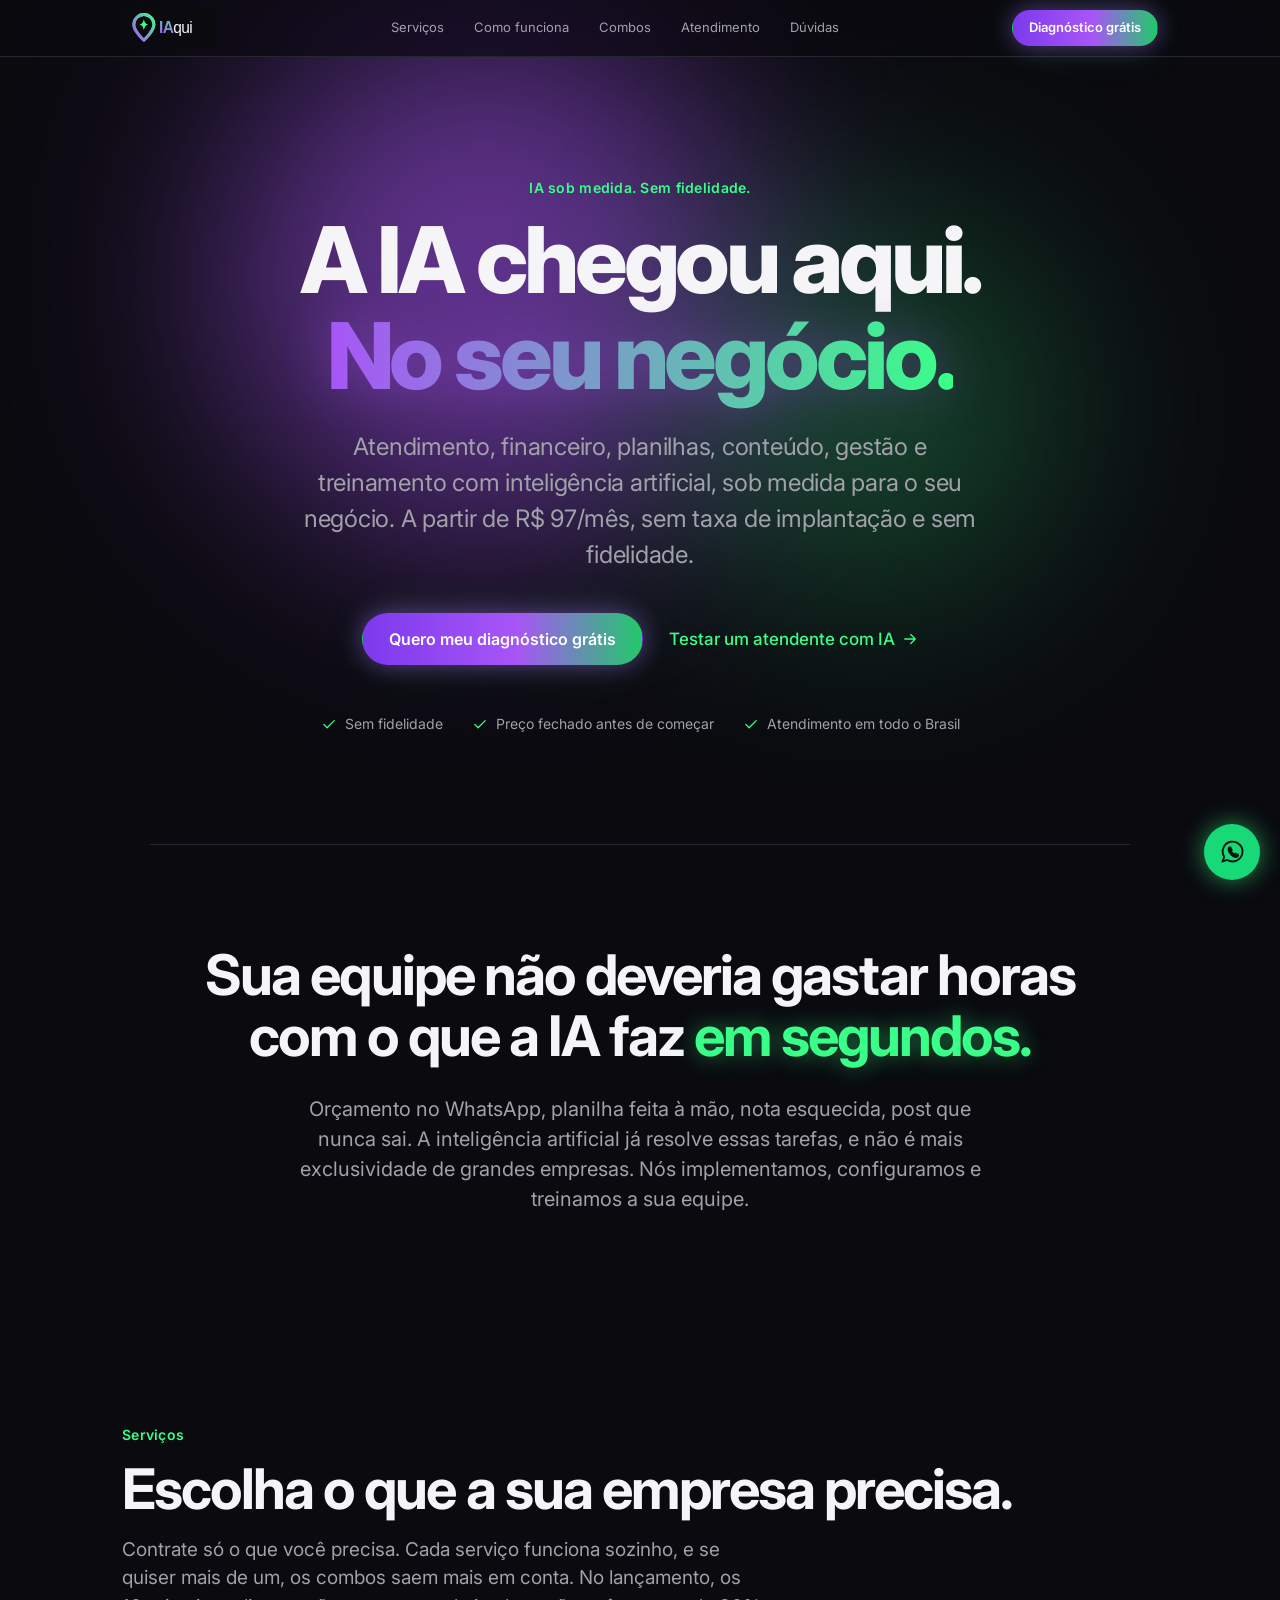
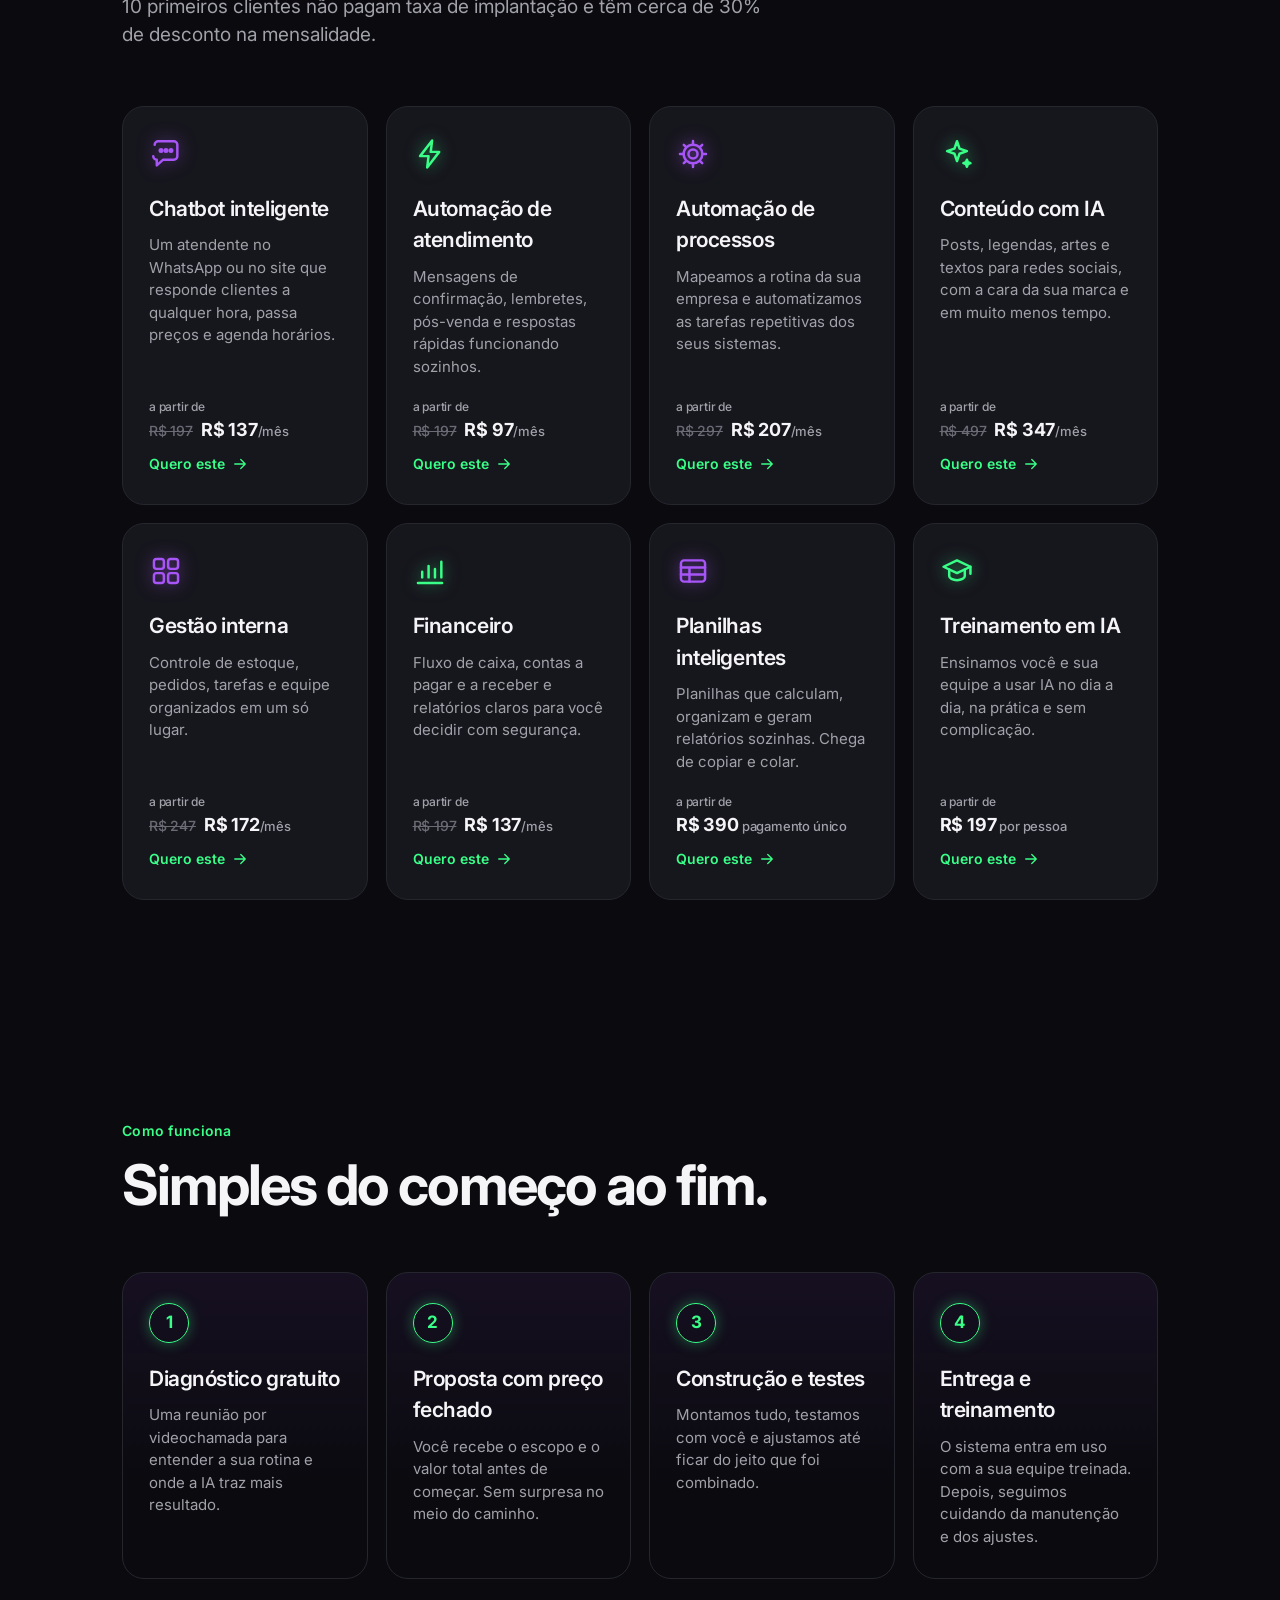
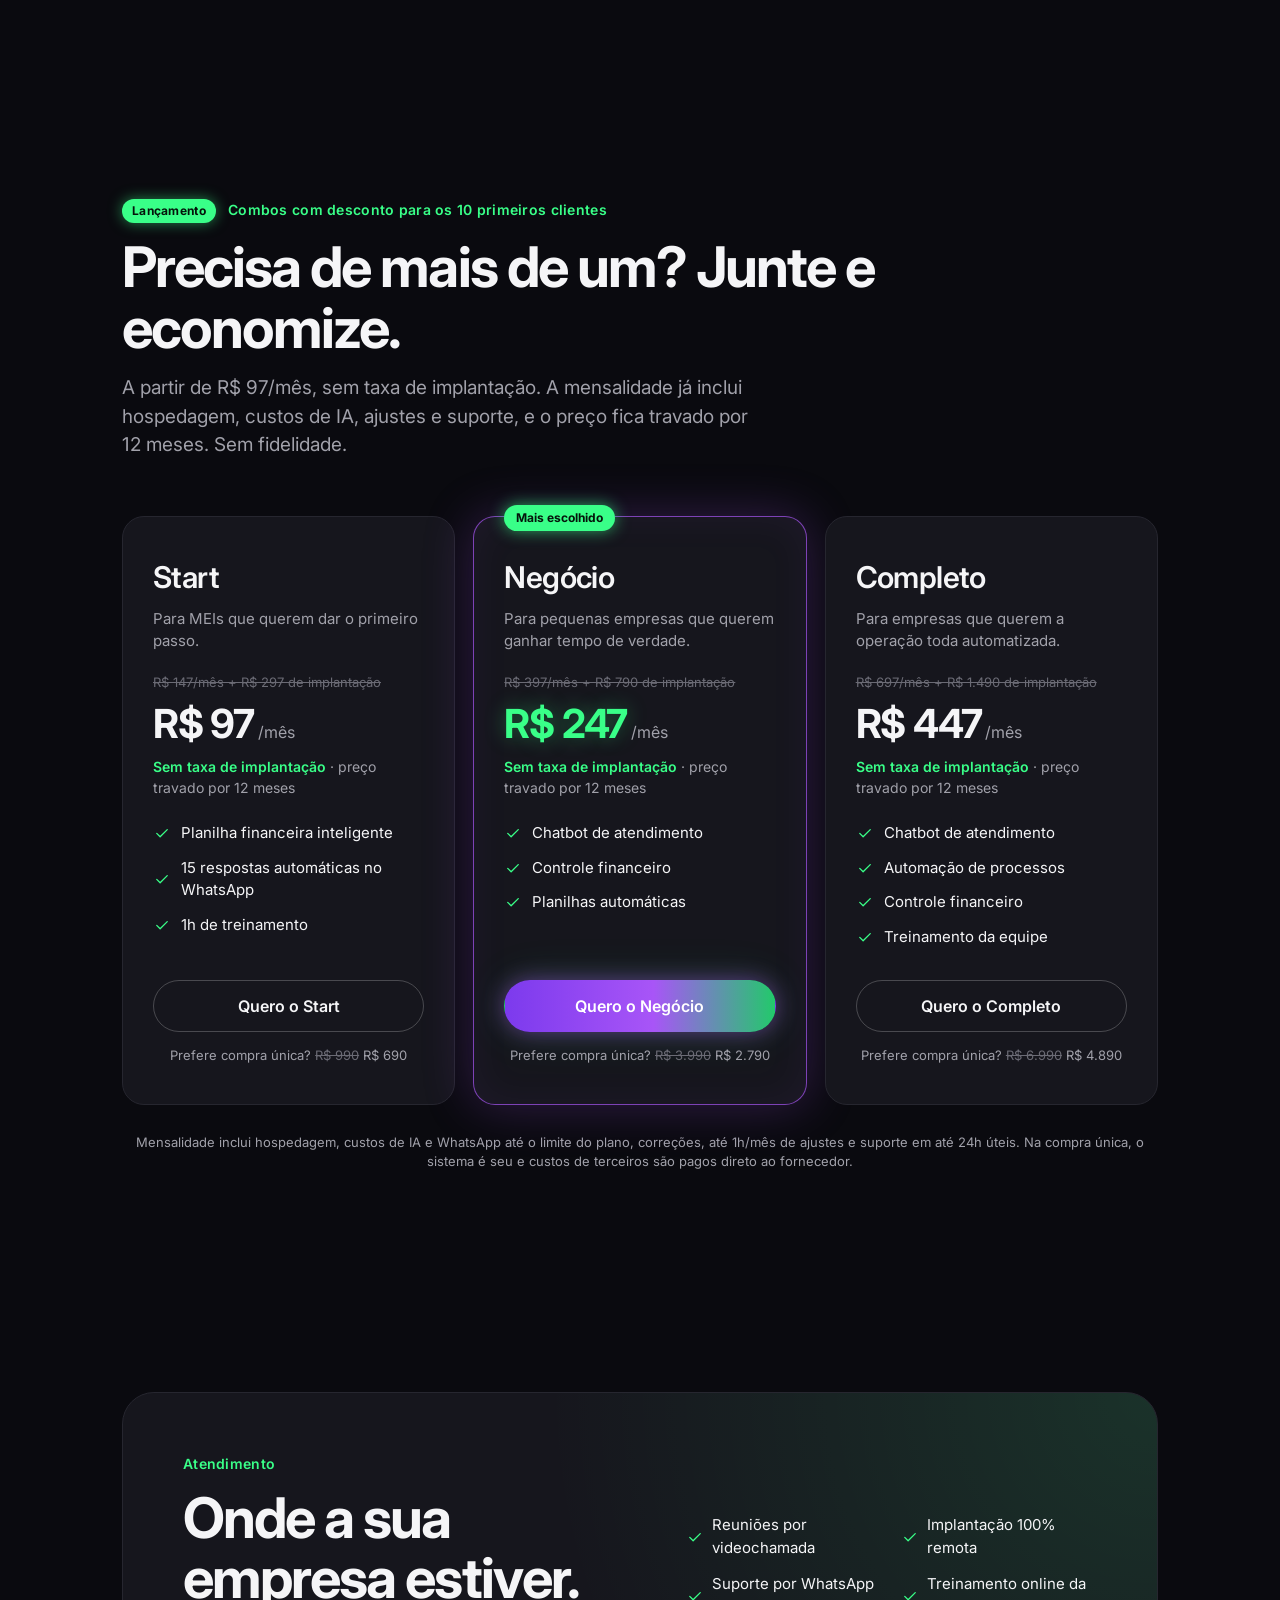
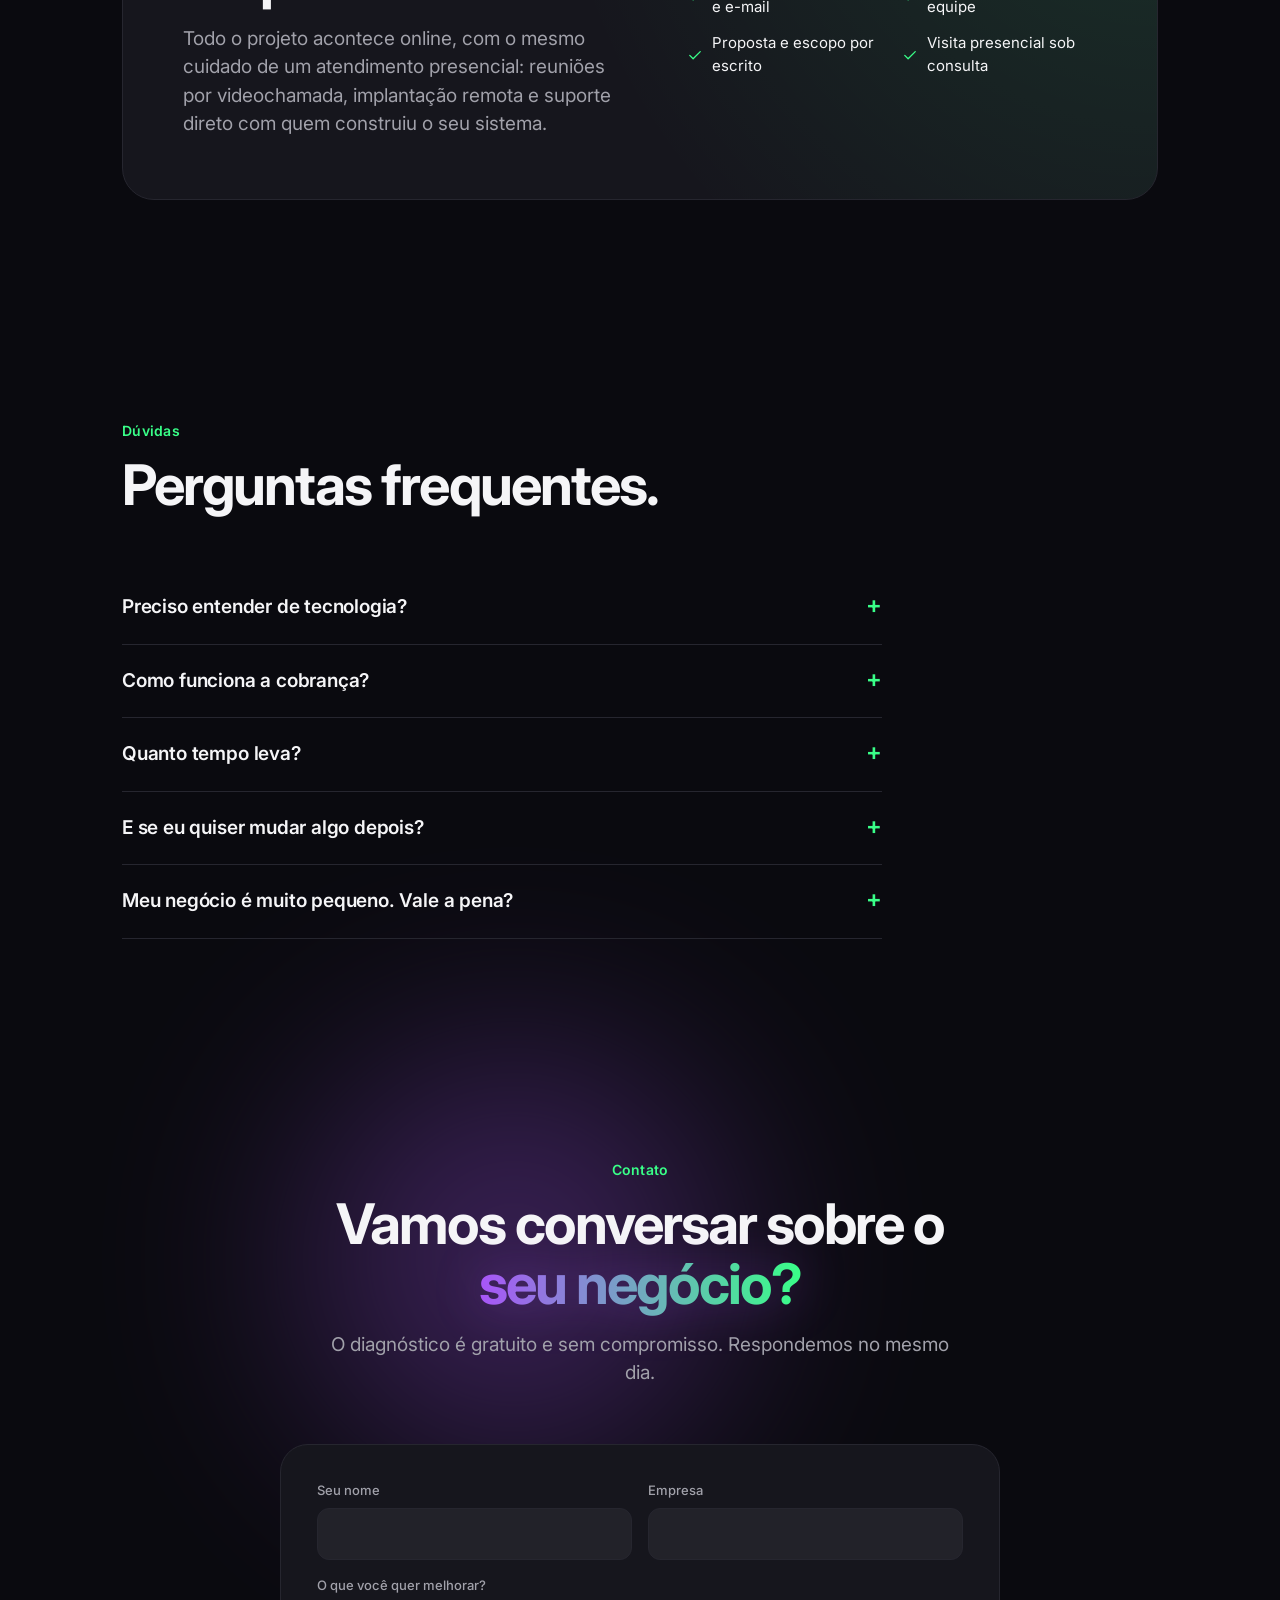
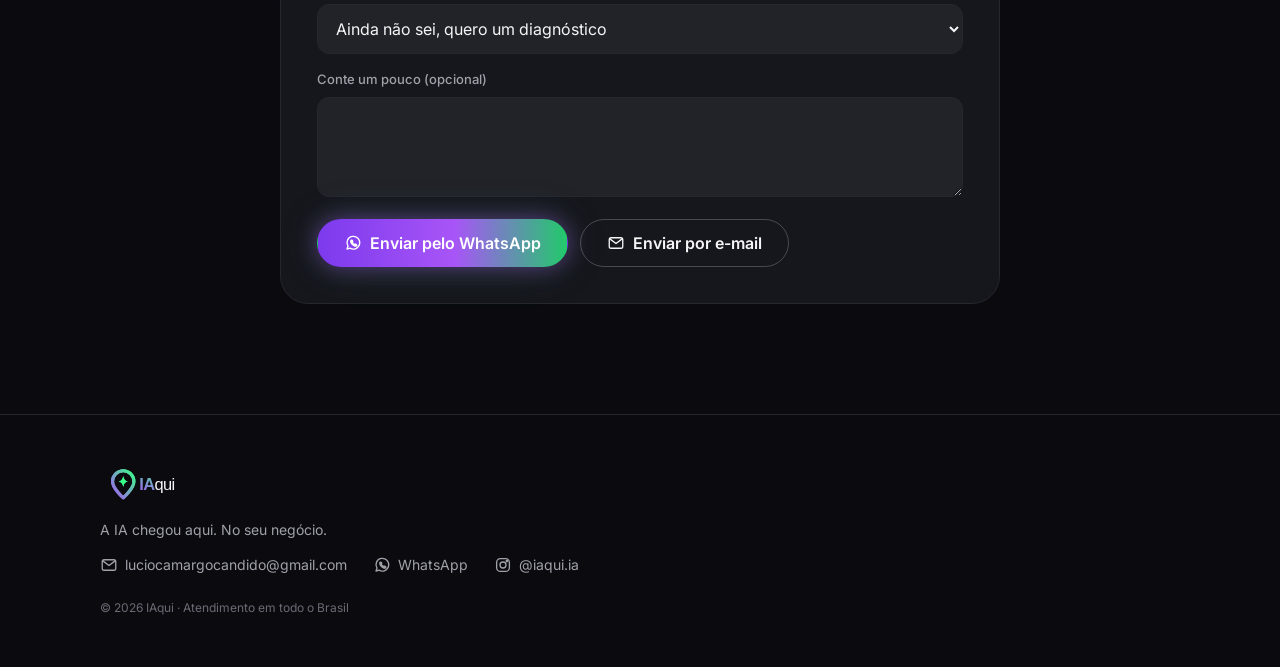
<file: index.html>
<!doctype html>
<html lang="pt-BR">
<head>
  <meta charset="utf-8">
  <meta name="viewport" content="width=device-width, initial-scale=1">
  <title>IAqui · A IA chegou aqui. No seu negócio.</title>
  <meta name="description" content="A IAqui leva inteligência artificial para pequenas e médias empresas e MEIs de todo o Brasil: chatbots, automações, planilhas, conteúdo e treinamento. Planos mensais sem fidelidade ou compra única.">
  <meta name="theme-color" content="#0A0A0F">
  <meta property="og:title" content="IAqui · A IA chegou aqui. No seu negócio.">
  <meta property="og:description" content="IA sob medida para pequenas e médias empresas de todo o Brasil. A partir de R$ 97/mês, sem taxa de implantação e sem fidelidade.">
  <meta property="og:type" content="website">
  <meta property="og:image" content="assets/og.png">
  <meta property="og:locale" content="pt_BR">
  <link rel="icon" href="assets/favicon.svg" type="image/svg+xml">
  <link rel="preconnect" href="https://fonts.googleapis.com">
  <link rel="preconnect" href="https://fonts.gstatic.com" crossorigin>
  <link href="https://fonts.googleapis.com/css2?family=Inter:wght@400;500;600;700;800&display=swap" rel="stylesheet">
  <link rel="stylesheet" href="style.css">
</head>
<body>

  <!-- Ícones (traço fino, estilo SF Symbols) -->
  <svg width="0" height="0" style="position:absolute" aria-hidden="true">
    <defs>
      <symbol id="i-chat" viewBox="0 0 24 24"><path d="M4 5.5A2.5 2.5 0 0 1 6.5 3h11A2.5 2.5 0 0 1 20 5.5v8a2.5 2.5 0 0 1-2.5 2.5H10l-4.5 4v-4h0A2.5 2.5 0 0 1 3 13.5" fill="none"/><circle cx="8.5" cy="9.5" r=".9"/><circle cx="12" cy="9.5" r=".9"/><circle cx="15.5" cy="9.5" r=".9"/></symbol>
      <symbol id="i-gear" viewBox="0 0 24 24"><circle cx="12" cy="12" r="3.2" fill="none"/><path d="M12 2.8v2.4M12 18.8v2.4M21.2 12h-2.4M5.2 12H2.8M18.5 5.5l-1.7 1.7M7.2 16.8l-1.7 1.7M18.5 18.5l-1.7-1.7M7.2 7.2 5.5 5.5" fill="none"/><circle cx="12" cy="12" r="6.6" fill="none"/></symbol>
      <symbol id="i-spark" viewBox="0 0 24 24"><path d="M12 3l1.8 5.2L19 10l-5.2 1.8L12 17l-1.8-5.2L5 10l5.2-1.8z" fill="none"/><path d="M19 16l.7 1.8L21.5 18.5l-1.8.7L19 21l-.7-1.8-1.8-.7 1.8-.7z" fill="none"/></symbol>
      <symbol id="i-grad" viewBox="0 0 24 24"><path d="M2.5 9 12 4.5 21.5 9 12 13.5z" fill="none"/><path d="M6.5 11v4.5c0 1.6 2.5 3 5.5 3s5.5-1.4 5.5-3V11M21.5 9v5" fill="none"/></symbol>
      <symbol id="i-grid" viewBox="0 0 24 24"><rect x="3.5" y="3.5" width="7" height="7" rx="1.8" fill="none"/><rect x="13.5" y="3.5" width="7" height="7" rx="1.8" fill="none"/><rect x="3.5" y="13.5" width="7" height="7" rx="1.8" fill="none"/><rect x="13.5" y="13.5" width="7" height="7" rx="1.8" fill="none"/></symbol>
      <symbol id="i-chart" viewBox="0 0 24 24"><path d="M3.5 20.5h17" fill="none"/><path d="M6.5 16.5v-4M11 16.5V8.5M15.5 16.5v-6M20 16.5v-11" fill="none"/></symbol>
      <symbol id="i-table" viewBox="0 0 24 24"><rect x="3.5" y="4.5" width="17" height="15" rx="2.2" fill="none"/><path d="M3.5 9.5h17M3.5 14.5h17M9.5 9.5v10" fill="none"/></symbol>
      <symbol id="i-bolt" viewBox="0 0 24 24"><path d="M13.5 2.5 5 13.5h6l-1 8 8.5-11h-6z" fill="none"/></symbol>
      <symbol id="i-pin" viewBox="0 0 24 24"><path d="M12 21s-6.5-6.2-6.5-11.2a6.5 6.5 0 0 1 13 0C18.5 14.8 12 21 12 21z" fill="none"/><circle cx="12" cy="9.8" r="2.3" fill="none"/></symbol>
      <symbol id="i-check" viewBox="0 0 24 24"><path d="m5 12.5 4.5 4.5L19 7.5" fill="none"/></symbol>
      <symbol id="i-mail" viewBox="0 0 24 24"><rect x="3" y="5" width="18" height="14" rx="2.5" fill="none"/><path d="m3.8 6.5 8.2 6.2 8.2-6.2" fill="none"/></symbol>
      <symbol id="i-arrow" viewBox="0 0 24 24"><path d="M5 12h14M13 6l6 6-6 6" fill="none"/></symbol>
      <symbol id="i-wa" viewBox="0 0 24 24"><path d="M4 20l1.3-3.9A8.5 8.5 0 1 1 8 18.8z" fill="none"/><path d="M9.2 8.6c.2-.5.5-.5.8-.5h.5c.2 0 .4 0 .5.4l.7 1.6c.1.2 0 .4-.1.6l-.5.6c.6 1.2 1.6 2.2 2.8 2.8l.6-.6c.2-.2.4-.2.6-.1l1.6.7c.3.1.4.3.4.5v.5c0 .3-.1.6-.5.8-.6.4-1.7.6-3.2-.2-1.6-.8-3-2.3-3.8-3.8-.7-1.4-.6-2.5-.4-3.3z"/></symbol>
      <symbol id="i-ig" viewBox="0 0 24 24"><rect x="3.5" y="3.5" width="17" height="17" rx="5" fill="none"/><circle cx="12" cy="12" r="4" fill="none"/><circle cx="17.2" cy="6.8" r="1"/></symbol>
    </defs>
  </svg>

  <header class="nav" id="topo">
    <div class="nav-inner">
      <a href="#topo" class="brand" aria-label="IAqui, início">
        <img src="assets/logo.svg" alt="IAqui" width="82" height="30">
      </a>
      <nav class="nav-links" aria-label="Principal">
        <a href="#servicos">Serviços</a>
        <a href="#como-funciona">Como funciona</a>
        <a href="#pacotes">Combos</a>
        <a href="#atendimento">Atendimento</a>
        <a href="#faq">Dúvidas</a>
      </nav>
      <a href="#contato" class="btn btn-sm btn-neon">Diagnóstico grátis</a>
    </div>
  </header>

  <main>
    <!-- HERO -->
    <section class="hero">
      <div class="glow glow-purple"></div>
      <div class="glow glow-green"></div>
      <p class="eyebrow reveal">IA sob medida. Sem fidelidade.</p>
      <h1 class="reveal">A IA chegou aqui.<br><span class="grad">No seu negócio.</span></h1>
      <p class="lead reveal">Atendimento, financeiro, planilhas, conteúdo, gestão e treinamento com inteligência artificial, sob medida para o seu negócio. A partir de R$ 97/mês, sem taxa de implantação e sem fidelidade.</p>
      <div class="cta-row reveal">
        <a href="#contato" class="btn btn-neon">Quero meu diagnóstico grátis</a>
        <a href="demo/" class="link-arrow">Testar um atendente com IA <svg class="ico-sm"><use href="#i-arrow"/></svg></a>
      </div>
      <ul class="hero-badges reveal">
        <li><svg class="ico-sm"><use href="#i-check"/></svg> Sem fidelidade</li>
        <li><svg class="ico-sm"><use href="#i-check"/></svg> Preço fechado antes de começar</li>
        <li><svg class="ico-sm"><use href="#i-check"/></svg> Atendimento em todo o Brasil</li>
      </ul>
    </section>

    <!-- PROBLEMA -->
    <section class="statement">
      <h2 class="reveal">Sua equipe não deveria gastar horas<br>com o que a IA faz <span class="grad-green">em segundos.</span></h2>
      <p class="reveal">Orçamento no WhatsApp, planilha feita à mão, nota esquecida, post que nunca sai. A inteligência artificial já resolve essas tarefas, e não é mais exclusividade de grandes empresas. Nós implementamos, configuramos e treinamos a sua equipe.</p>
    </section>

    <!-- SERVIÇOS -->
    <section class="section" id="servicos">
      <div class="section-head">
        <p class="eyebrow reveal">Serviços</p>
        <h2 class="reveal">Escolha o que a sua empresa precisa.</h2>
        <p class="sub reveal">Contrate só o que você precisa. Cada serviço funciona sozinho, e se quiser mais de um, os combos saem mais em conta. No lançamento, os 10 primeiros clientes não pagam taxa de implantação e têm cerca de 30% de desconto na mensalidade.</p>
      </div>
      <div class="cards">
        <article class="card reveal">
          <svg class="ico"><use href="#i-chat"/></svg>
          <h3>Chatbot inteligente</h3>
          <p>Um atendente no WhatsApp ou no site que responde clientes a qualquer hora, passa preços e agenda horários.</p>
          <div class="card-foot">
            <p class="card-price"><span>a partir de</span> <s>R$ 197</s> R$ 137<small>/mês</small></p>
            <a href="#contato" class="card-cta" data-servico="Chatbot inteligente">Quero este <svg class="ico-sm"><use href="#i-arrow"/></svg></a>
          </div>
        </article>
        <article class="card reveal">
          <svg class="ico"><use href="#i-bolt"/></svg>
          <h3>Automação de atendimento</h3>
          <p>Mensagens de confirmação, lembretes, pós-venda e respostas rápidas funcionando sozinhos.</p>
          <div class="card-foot">
            <p class="card-price"><span>a partir de</span> <s>R$ 197</s> R$ 97<small>/mês</small></p>
            <a href="#contato" class="card-cta" data-servico="Automação de atendimento">Quero este <svg class="ico-sm"><use href="#i-arrow"/></svg></a>
          </div>
        </article>
        <article class="card reveal">
          <svg class="ico"><use href="#i-gear"/></svg>
          <h3>Automação de processos</h3>
          <p>Mapeamos a rotina da sua empresa e automatizamos as tarefas repetitivas dos seus sistemas.</p>
          <div class="card-foot">
            <p class="card-price"><span>a partir de</span> <s>R$ 297</s> R$ 207<small>/mês</small></p>
            <a href="#contato" class="card-cta" data-servico="Automação de processos">Quero este <svg class="ico-sm"><use href="#i-arrow"/></svg></a>
          </div>
        </article>
        <article class="card reveal">
          <svg class="ico"><use href="#i-spark"/></svg>
          <h3>Conteúdo com IA</h3>
          <p>Posts, legendas, artes e textos para redes sociais, com a cara da sua marca e em muito menos tempo.</p>
          <div class="card-foot">
            <p class="card-price"><span>a partir de</span> <s>R$ 497</s> R$ 347<small>/mês</small></p>
            <a href="#contato" class="card-cta" data-servico="Conteúdo com IA">Quero este <svg class="ico-sm"><use href="#i-arrow"/></svg></a>
          </div>
        </article>
        <article class="card reveal">
          <svg class="ico"><use href="#i-grid"/></svg>
          <h3>Gestão interna</h3>
          <p>Controle de estoque, pedidos, tarefas e equipe organizados em um só lugar.</p>
          <div class="card-foot">
            <p class="card-price"><span>a partir de</span> <s>R$ 247</s> R$ 172<small>/mês</small></p>
            <a href="#contato" class="card-cta" data-servico="Gestão interna">Quero este <svg class="ico-sm"><use href="#i-arrow"/></svg></a>
          </div>
        </article>
        <article class="card reveal">
          <svg class="ico"><use href="#i-chart"/></svg>
          <h3>Financeiro</h3>
          <p>Fluxo de caixa, contas a pagar e a receber e relatórios claros para você decidir com segurança.</p>
          <div class="card-foot">
            <p class="card-price"><span>a partir de</span> <s>R$ 197</s> R$ 137<small>/mês</small></p>
            <a href="#contato" class="card-cta" data-servico="Financeiro">Quero este <svg class="ico-sm"><use href="#i-arrow"/></svg></a>
          </div>
        </article>
        <article class="card reveal">
          <svg class="ico"><use href="#i-table"/></svg>
          <h3>Planilhas inteligentes</h3>
          <p>Planilhas que calculam, organizam e geram relatórios sozinhas. Chega de copiar e colar.</p>
          <div class="card-foot">
            <p class="card-price"><span>a partir de</span> R$ 390<small> pagamento único</small></p>
            <a href="#contato" class="card-cta" data-servico="Planilhas inteligentes">Quero este <svg class="ico-sm"><use href="#i-arrow"/></svg></a>
          </div>
        </article>
        <article class="card reveal">
          <svg class="ico"><use href="#i-grad"/></svg>
          <h3>Treinamento em IA</h3>
          <p>Ensinamos você e sua equipe a usar IA no dia a dia, na prática e sem complicação.</p>
          <div class="card-foot">
            <p class="card-price"><span>a partir de</span> R$ 197<small> por pessoa</small></p>
            <a href="#contato" class="card-cta" data-servico="Treinamento em IA">Quero este <svg class="ico-sm"><use href="#i-arrow"/></svg></a>
          </div>
        </article>
      </div>
    </section>

    <!-- COMO FUNCIONA -->
    <section class="section" id="como-funciona">
      <div class="section-head">
        <p class="eyebrow reveal">Como funciona</p>
        <h2 class="reveal">Simples do começo ao fim.</h2>
      </div>
      <ol class="steps">
        <li class="step reveal">
          <span class="step-n">1</span>
          <h3>Diagnóstico gratuito</h3>
          <p>Uma reunião por videochamada para entender a sua rotina e onde a IA traz mais resultado.</p>
        </li>
        <li class="step reveal">
          <span class="step-n">2</span>
          <h3>Proposta com preço fechado</h3>
          <p>Você recebe o escopo e o valor total antes de começar. Sem surpresa no meio do caminho.</p>
        </li>
        <li class="step reveal">
          <span class="step-n">3</span>
          <h3>Construção e testes</h3>
          <p>Montamos tudo, testamos com você e ajustamos até ficar do jeito que foi combinado.</p>
        </li>
        <li class="step reveal">
          <span class="step-n">4</span>
          <h3>Entrega e treinamento</h3>
          <p>O sistema entra em uso com a sua equipe treinada. Depois, seguimos cuidando da manutenção e dos ajustes.</p>
        </li>
      </ol>
    </section>

    <!-- PACOTES -->
    <section class="section" id="pacotes">
      <div class="section-head">
        <p class="eyebrow reveal"><span class="launch">Lançamento</span> Combos com desconto para os 10 primeiros clientes</p>
        <h2 class="reveal">Precisa de mais de um? Junte e economize.</h2>
        <p class="sub reveal">A partir de R$ 97/mês, sem taxa de implantação. A mensalidade já inclui hospedagem, custos de IA, ajustes e suporte, e o preço fica travado por 12 meses. Sem fidelidade.</p>
      </div>
      <div class="plans">
        <article class="plan reveal">
          <h3>Start</h3>
          <p class="plan-desc">Para MEIs que querem dar o primeiro passo.</p>
          <p class="price-was"><s>R$ 147/mês + R$ 297 de implantação</s></p>
          <p class="price"><span class="price-n">R$ 97</span><span class="price-u">/mês</span></p>
          <p class="price-setup"><strong>Sem taxa de implantação</strong> · preço travado por 12 meses</p>
          <ul>
            <li><svg class="ico-sm"><use href="#i-check"/></svg> Planilha financeira inteligente</li>
            <li><svg class="ico-sm"><use href="#i-check"/></svg> 15 respostas automáticas no WhatsApp</li>
            <li><svg class="ico-sm"><use href="#i-check"/></svg> 1h de treinamento</li>
          </ul>
          <a href="#contato" class="btn btn-ghost">Quero o Start</a>
          <p class="price-once">Prefere compra única? <s>R$ 990</s> R$ 690</p>
        </article>
        <article class="plan plan-featured reveal">
          <span class="tag">Mais escolhido</span>
          <h3>Negócio</h3>
          <p class="plan-desc">Para pequenas empresas que querem ganhar tempo de verdade.</p>
          <p class="price-was"><s>R$ 397/mês + R$ 790 de implantação</s></p>
          <p class="price"><span class="price-n">R$ 247</span><span class="price-u">/mês</span></p>
          <p class="price-setup"><strong>Sem taxa de implantação</strong> · preço travado por 12 meses</p>
          <ul>
            <li><svg class="ico-sm"><use href="#i-check"/></svg> Chatbot de atendimento</li>
            <li><svg class="ico-sm"><use href="#i-check"/></svg> Controle financeiro</li>
            <li><svg class="ico-sm"><use href="#i-check"/></svg> Planilhas automáticas</li>
          </ul>
          <a href="#contato" class="btn btn-neon">Quero o Negócio</a>
          <p class="price-once">Prefere compra única? <s>R$ 3.990</s> R$ 2.790</p>
        </article>
        <article class="plan reveal">
          <h3>Completo</h3>
          <p class="plan-desc">Para empresas que querem a operação toda automatizada.</p>
          <p class="price-was"><s>R$ 697/mês + R$ 1.490 de implantação</s></p>
          <p class="price"><span class="price-n">R$ 447</span><span class="price-u">/mês</span></p>
          <p class="price-setup"><strong>Sem taxa de implantação</strong> · preço travado por 12 meses</p>
          <ul>
            <li><svg class="ico-sm"><use href="#i-check"/></svg> Chatbot de atendimento</li>
            <li><svg class="ico-sm"><use href="#i-check"/></svg> Automação de processos</li>
            <li><svg class="ico-sm"><use href="#i-check"/></svg> Controle financeiro</li>
            <li><svg class="ico-sm"><use href="#i-check"/></svg> Treinamento da equipe</li>
          </ul>
          <a href="#contato" class="btn btn-ghost">Quero o Completo</a>
          <p class="price-once">Prefere compra única? <s>R$ 6.990</s> R$ 4.890</p>
        </article>
      </div>
      <p class="fineprint reveal">Mensalidade inclui hospedagem, custos de IA e WhatsApp até o limite do plano, correções, até 1h/mês de ajustes e suporte em até 24h úteis. Na compra única, o sistema é seu e custos de terceiros são pagos direto ao fornecedor.</p>
    </section>

    <!-- ATENDIMENTO -->
    <section class="section region" id="atendimento">
      <div class="region-inner">
        <div class="reveal">
          <p class="eyebrow">Atendimento</p>
          <h2>Onde a sua empresa estiver.</h2>
          <p class="sub">Todo o projeto acontece online, com o mesmo cuidado de um atendimento presencial: reuniões por videochamada, implantação remota e suporte direto com quem construiu o seu sistema.</p>
        </div>
        <ul class="cities reveal">
          <li><svg class="ico-sm"><use href="#i-check"/></svg> Reuniões por videochamada</li>
          <li><svg class="ico-sm"><use href="#i-check"/></svg> Implantação 100% remota</li>
          <li><svg class="ico-sm"><use href="#i-check"/></svg> Suporte por WhatsApp e e-mail</li>
          <li><svg class="ico-sm"><use href="#i-check"/></svg> Treinamento online da equipe</li>
          <li><svg class="ico-sm"><use href="#i-check"/></svg> Proposta e escopo por escrito</li>
          <li><svg class="ico-sm"><use href="#i-check"/></svg> Visita presencial sob consulta</li>
        </ul>
      </div>
    </section>

    <!-- FAQ -->
    <section class="section" id="faq">
      <div class="section-head">
        <p class="eyebrow reveal">Dúvidas</p>
        <h2 class="reveal">Perguntas frequentes.</h2>
      </div>
      <div class="faq">
        <details class="reveal">
          <summary>Preciso entender de tecnologia?</summary>
          <p>Não. A gente cuida da parte técnica e entrega tudo funcionando, com um treinamento simples para você e sua equipe.</p>
        </details>
        <details class="reveal">
          <summary>Como funciona a cobrança?</summary>
          <p>No plano mensal, você paga a implantação na aprovação (isenta para os 10 primeiros clientes) e a mensalidade a partir do mês seguinte à entrega, por Pix ou cartão. Não há fidelidade: dá para cancelar quando quiser. Se preferir, também é possível comprar o sistema de uma vez (compra única).</p>
        </details>
        <details class="reveal">
          <summary>Quanto tempo leva?</summary>
          <p>Projetos simples ficam prontos em poucos dias. Automações maiores levam de 2 a 4 semanas. O prazo vem escrito na proposta.</p>
        </details>
        <details class="reveal">
          <summary>E se eu quiser mudar algo depois?</summary>
          <p>No plano mensal, até 1h por mês de ajustes já está inclusa. Mudanças maiores, ou alterações na compra única, são orçadas à parte com valor fechado.</p>
        </details>
        <details class="reveal">
          <summary>Meu negócio é muito pequeno. Vale a pena?</summary>
          <p>Vale principalmente para quem é pequeno: é quem mais sente falta de tempo. O plano Start foi pensado para MEIs e, no lançamento, sai por R$ 97/mês.</p>
        </details>
      </div>
    </section>

    <!-- CONTATO -->
    <section class="section contact" id="contato">
      <div class="glow glow-purple glow-sm"></div>
      <div class="section-head">
        <p class="eyebrow reveal">Contato</p>
        <h2 class="reveal">Vamos conversar sobre o<br><span class="grad">seu negócio?</span></h2>
        <p class="sub reveal">O diagnóstico é gratuito e sem compromisso. Respondemos no mesmo dia.</p>
      </div>
      <form class="form reveal" id="lead-form" novalidate>
        <div class="field">
          <label for="f-nome">Seu nome</label>
          <input id="f-nome" name="nome" type="text" autocomplete="name" required>
        </div>
        <div class="field">
          <label for="f-empresa">Empresa</label>
          <input id="f-empresa" name="empresa" type="text" autocomplete="organization">
        </div>
        <div class="field field-full">
          <label for="f-servico">O que você quer melhorar?</label>
          <select id="f-servico" name="servico">
            <option>Ainda não sei, quero um diagnóstico</option>
            <option>Chatbot inteligente</option>
            <option>Automação de atendimento</option>
            <option>Automação de processos</option>
            <option>Conteúdo com IA</option>
            <option>Gestão interna</option>
            <option>Financeiro</option>
            <option>Planilhas inteligentes</option>
            <option>Treinamento em IA</option>
          </select>
        </div>
        <div class="field field-full">
          <label for="f-msg">Conte um pouco (opcional)</label>
          <textarea id="f-msg" name="mensagem" rows="3"></textarea>
        </div>
        <div class="form-actions field-full">
          <button type="submit" class="btn btn-neon" data-channel="whatsapp"><svg class="ico-sm"><use href="#i-wa"/></svg> Enviar pelo WhatsApp</button>
          <button type="submit" class="btn btn-ghost" data-channel="email"><svg class="ico-sm"><use href="#i-mail"/></svg> Enviar por e-mail</button>
        </div>
        <p class="form-error field-full" id="form-error" role="alert" hidden>Por favor, preencha o seu nome.</p>
      </form>
    </section>
  </main>

  <footer class="footer">
    <div class="footer-inner">
      <div class="brand">
        <img src="assets/logo.svg" alt="IAqui" width="110" height="40">
      </div>
      <p class="footer-tag">A IA chegou aqui. No seu negócio.</p>
      <div class="footer-links">
        <a href="mailto:luciocamargocandido@gmail.com"><svg class="ico-sm"><use href="#i-mail"/></svg> luciocamargocandido@gmail.com</a>
        <a href="#" data-wa-link><svg class="ico-sm"><use href="#i-wa"/></svg> WhatsApp</a>
        <a href="https://www.instagram.com/iaqui.ia/" target="_blank" rel="noopener"><svg class="ico-sm"><use href="#i-ig"/></svg> @iaqui.ia</a>
      </div>
      <p class="copy">© <span id="ano">2026</span> IAqui · Atendimento em todo o Brasil</p>
    </div>
  </footer>

  <a href="#" class="wa-float" data-wa-link aria-label="Falar no WhatsApp"><svg><use href="#i-wa"/></svg></a>

  <script src="script.js"></script>
</body>
</html>
</file>
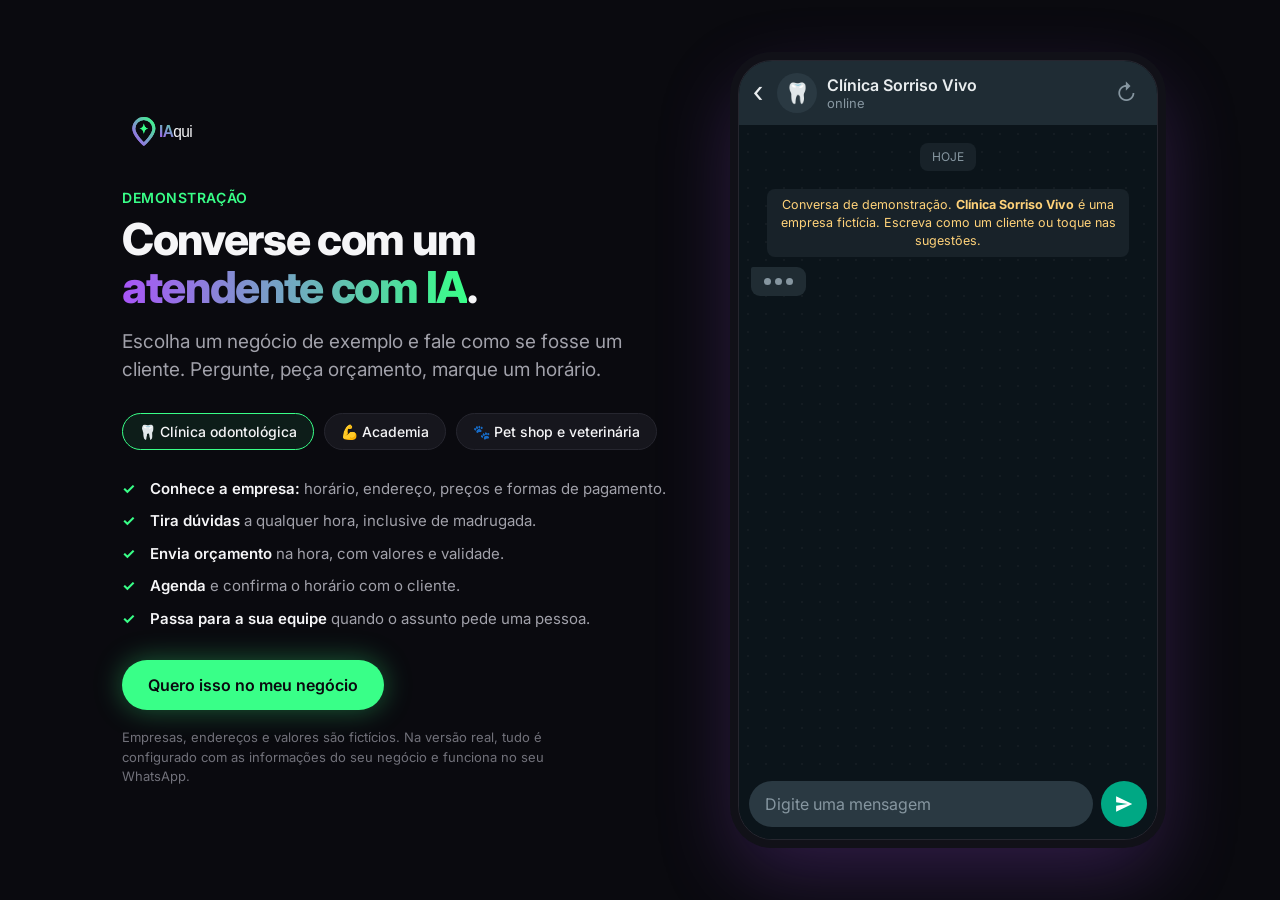
<file: demo/index.html>
<!doctype html>
<html lang="pt-BR">
<head>
  <meta charset="utf-8">
  <meta name="viewport" content="width=device-width, initial-scale=1, viewport-fit=cover">
  <title>IAqui · Teste um atendente com IA</title>
  <meta name="description" content="Converse com um atendente virtual de exemplo: ele tira dúvidas, envia orçamento, agenda horário e passa para a equipe quando precisa. Demonstração da IAqui.">
  <meta name="theme-color" content="#0A0A0F">
  <meta property="og:title" content="Teste um atendente com IA no WhatsApp · IAqui">
  <meta property="og:description" content="Escolha um tipo de negócio e converse. Dúvidas, orçamento, agendamento e passagem para um humano, tudo em 2 minutos.">
  <meta property="og:type" content="website">
  <meta property="og:image" content="../assets/og.png">
  <meta property="og:locale" content="pt_BR">
  <link rel="icon" href="../assets/favicon.svg" type="image/svg+xml">
  <link rel="preconnect" href="https://fonts.googleapis.com">
  <link rel="preconnect" href="https://fonts.gstatic.com" crossorigin>
  <link href="https://fonts.googleapis.com/css2?family=Inter:wght@400;500;600;700;800&display=swap" rel="stylesheet">
  <link rel="stylesheet" href="demo.css">
</head>
<body>
  <div class="page">
    <aside class="side">
      <a href="../" class="brand" aria-label="Voltar ao site da IAqui">
        <img src="../assets/logo.svg" alt="IAqui" width="82" height="30">
      </a>
      <p class="eyebrow">Demonstração</p>
      <h1>Converse com um <span class="grad">atendente com IA</span>.</h1>
      <p class="lead">Escolha um negócio de exemplo e fale como se fosse um cliente. Pergunte, peça orçamento, marque um horário.</p>

      <div class="picker" role="radiogroup" aria-label="Tipo de negócio">
        <button class="pick" data-biz="clinica" role="radio">🦷 Clínica odontológica</button>
        <button class="pick" data-biz="academia" role="radio">💪 Academia</button>
        <button class="pick" data-biz="pet" role="radio">🐾 Pet shop e veterinária</button>
      </div>

      <ul class="checks">
        <li><b>Conhece a empresa:</b> horário, endereço, preços e formas de pagamento.</li>
        <li><b>Tira dúvidas</b> a qualquer hora, inclusive de madrugada.</li>
        <li><b>Envia orçamento</b> na hora, com valores e validade.</li>
        <li><b>Agenda</b> e confirma o horário com o cliente.</li>
        <li><b>Passa para a sua equipe</b> quando o assunto pede uma pessoa.</li>
      </ul>

      <a class="btn btn-neon" data-cta target="_blank" rel="noopener">Quero isso no meu negócio</a>
      <p class="fine">Empresas, endereços e valores são fictícios. Na versão real, tudo é configurado com as informações do seu negócio e funciona no seu WhatsApp.</p>
    </aside>

    <section class="phone" aria-label="Conversa de demonstração">
      <header class="wa-head">
        <a href="../" class="back" aria-label="Voltar ao site">‹</a>
        <div class="avatar" id="avatar">🦷</div>
        <div class="who">
          <strong id="biz-name">Clínica</strong>
          <span id="biz-status">online</span>
        </div>
        <button class="restart" id="restart" aria-label="Recomeçar conversa" title="Recomeçar">↻</button>
      </header>

      <div class="mobile-picker" role="radiogroup" aria-label="Tipo de negócio">
        <button class="pick" data-biz="clinica" role="radio">🦷 Clínica</button>
        <button class="pick" data-biz="academia" role="radio">💪 Academia</button>
        <button class="pick" data-biz="pet" role="radio">🐾 Pet shop</button>
      </div>

      <div class="chat" id="chat" aria-live="polite"></div>

      <div class="chips" id="chips"></div>

      <form class="composer" id="composer" autocomplete="off">
        <input id="msg" type="text" placeholder="Digite uma mensagem" aria-label="Mensagem" maxlength="300">
        <button type="submit" aria-label="Enviar">
          <svg viewBox="0 0 24 24" width="22" height="22" aria-hidden="true"><path d="M3.4 20.4 21 12 3.4 3.6 3.4 10l12.6 2-12.6 2z" fill="currentColor"/></svg>
        </button>
      </form>

      <a class="mobile-cta" data-cta target="_blank" rel="noopener">Gostou? <b>Quero isso no meu negócio</b> →</a>
    </section>
  </div>

  <script src="demo.js"></script>
</body>
</html>
</file>
<file: style.css>
:root {
  --bg: #0A0A0F;
  --bg-2: #16161D;
  --card: #16161D;
  --line: #26262F;
  --text: #f5f5f7;
  --muted: #a1a1aa;
  --purple: #A855F7;
  --purple-deep: #7C3AED;
  --purple-soft: #A855F7;
  --green: #39ff88;
  --green-soft: #7dffb4;
  --grad: linear-gradient(90deg, #A855F7, #39FF88);
  --radius: 22px;
  --font: -apple-system, BlinkMacSystemFont, "SF Pro Display", "Inter", "Segoe UI", Roboto, sans-serif;
}

* { box-sizing: border-box; margin: 0; padding: 0; }
html { overflow-x: hidden; scroll-behavior: smooth; scroll-padding-top: 64px; }
body {
  background: var(--bg);
  color: var(--text);
  font-family: var(--font);
  font-size: 17px;
  line-height: 1.5;
  -webkit-font-smoothing: antialiased;
  overflow-x: hidden;
}
a { color: inherit; text-decoration: none; }
img { display: block; }

/* Ícones */
.ico, .ico-sm { stroke: currentColor; stroke-width: 1.75; stroke-linecap: round; stroke-linejoin: round; fill: currentColor; flex-shrink: 0; }
.ico { width: 34px; height: 34px; }
.ico-sm { width: 18px; height: 18px; }

/* Navegação (vidro, como a Apple) */
.nav {
  position: sticky; top: 0; z-index: 50;
  background: rgba(10, 10, 15, 0.72);
  backdrop-filter: saturate(180%) blur(20px);
  -webkit-backdrop-filter: saturate(180%) blur(20px);
  border-bottom: 1px solid var(--line);
}
.nav-inner { max-width: 1080px; margin: 0 auto; height: 56px; padding: 0 22px; display: flex; align-items: center; justify-content: space-between; gap: 24px; }
.brand img { height: 38px; width: auto; }
.footer .brand img { height: 40px; }
.brand { display: flex; align-items: center; gap: 10px; font-weight: 700; letter-spacing: -0.02em; font-size: 18px; }
.nav-links { display: flex; gap: 30px; font-size: 13px; color: var(--muted); }
.nav-links a:hover { color: var(--text); }

/* Botões */
.btn {
  display: inline-flex; align-items: center; justify-content: center; gap: 8px;
  padding: 13px 26px; border-radius: 980px; font-weight: 600; font-size: 16px;
  border: 1px solid transparent; cursor: pointer; font-family: inherit;
  transition: transform .2s ease, box-shadow .2s ease, background .2s ease;
}
.btn:hover { transform: translateY(-1px); }
.btn-sm { padding: 7px 16px; font-size: 13px; }
.btn-neon {
  background: linear-gradient(90deg, var(--purple-deep), var(--purple) 55%, #22c96b);
  color: #fff;
  box-shadow: 0 0 22px rgba(168, 85, 247, 0.45), 0 0 44px rgba(57, 255, 136, 0.15);
}
.btn-neon:hover { box-shadow: 0 0 28px rgba(168, 85, 247, 0.65), 0 0 56px rgba(57, 255, 136, 0.3); }
.btn-ghost { background: transparent; border-color: rgba(255,255,255,.22); color: var(--text); }
.btn-ghost:hover { border-color: var(--green); color: var(--green); }
.link-arrow { display: inline-flex; align-items: center; gap: 6px; color: var(--green); font-weight: 500; }
.link-arrow:hover { text-decoration: underline; }

/* Tipografia */
.eyebrow { color: var(--green); font-weight: 600; font-size: 14px; letter-spacing: .02em; margin-bottom: 14px; }
h1 { font-size: clamp(44px, 8vw, 92px); line-height: 1.04; letter-spacing: -0.045em; font-weight: 800; }
h2 { font-size: clamp(32px, 5vw, 56px); line-height: 1.08; letter-spacing: -0.035em; font-weight: 700; }
h3 { font-size: 21px; letter-spacing: -0.02em; font-weight: 600; }
.grad { background: var(--grad); -webkit-background-clip: text; background-clip: text; color: transparent; filter: drop-shadow(0 0 24px rgba(168,85,247,.35)); }
.grad-green { color: var(--green); text-shadow: 0 0 24px rgba(57,255,136,.45); }
.lead { font-size: clamp(19px, 2.2vw, 24px); color: var(--muted); max-width: 680px; margin: 26px auto 0; letter-spacing: -0.01em; }
.sub { color: var(--muted); font-size: 19px; margin-top: 16px; max-width: 640px; }

/* Hero */
main { overflow-x: clip; }
.hero { position: relative; text-align: center; padding: 120px 22px 110px; max-width: 1080px; margin: 0 auto; }
.glow { position: absolute; border-radius: 50%; filter: blur(110px); opacity: .55; pointer-events: none; z-index: -1; }
.glow-purple { width: 520px; height: 520px; background: var(--purple); top: -40px; left: 50%; transform: translateX(-80%); }
.glow-green { width: 380px; height: 380px; background: var(--green); top: 160px; left: 50%; transform: translateX(10%); opacity: .25; }
.glow-sm { width: 420px; height: 420px; top: 0; opacity: .3; }
.cta-row { display: flex; gap: 26px; align-items: center; justify-content: center; margin-top: 40px; flex-wrap: wrap; }
.hero-badges { list-style: none; display: flex; flex-wrap: wrap; gap: 12px 28px; justify-content: center; margin-top: 48px; font-size: 14px; color: var(--muted); }
.hero-badges li { display: flex; align-items: center; gap: 7px; }
.hero-badges .ico-sm { color: var(--green); }

/* Frase de impacto */
.statement { max-width: 980px; margin: 0 auto; padding: 100px 22px; text-align: center; border-top: 1px solid var(--line); }
.statement p { color: var(--muted); font-size: 20px; max-width: 700px; margin: 28px auto 0; }

/* Seções */
.section { max-width: 1080px; margin: 0 auto; padding: 110px 22px; position: relative; }
.section-head { margin-bottom: 56px; }

/* Cards de serviço */
.cards { display: grid; grid-template-columns: repeat(4, 1fr); gap: 18px; }
.card {
  background: var(--card); border: 1px solid var(--line); border-radius: var(--radius);
  padding: 30px 26px; transition: border-color .3s, transform .3s, box-shadow .3s;
}
.card:hover { border-color: rgba(168,85,247,.55); transform: translateY(-4px); box-shadow: 0 0 40px rgba(168,85,247,.18); }
.card .ico { color: var(--purple-soft); margin-bottom: 22px; filter: drop-shadow(0 0 8px rgba(168,85,247,.6)); }
.card:nth-child(even) .ico { color: var(--green); filter: drop-shadow(0 0 8px rgba(57,255,136,.55)); }
.card { display: flex; flex-direction: column; }
.card p { color: var(--muted); font-size: 15px; margin-top: 10px; }
.card-foot { margin-top: auto; padding-top: 20px; display: grid; gap: 10px; }
.card .card-price { color: var(--text); font-size: 18px; font-weight: 700; letter-spacing: -0.01em; margin-top: 0; }
.card-price span { display: block; color: var(--muted); font-size: 12px; font-weight: 500; }
.card-price s { color: #6b6b75; font-size: 14px; font-weight: 500; margin-right: 4px; }
.card-price small { color: var(--muted); font-size: 13px; font-weight: 500; }
.card-cta { display: inline-flex; align-items: center; gap: 6px; color: var(--green); font-size: 14px; font-weight: 600; }
.card-cta:hover { text-decoration: underline; }

/* Passos */
.steps { list-style: none; display: grid; grid-template-columns: repeat(4, 1fr); gap: 18px; counter-reset: s; }
.step { padding: 30px 26px; border-radius: var(--radius); background: linear-gradient(180deg, rgba(168,85,247,.08), transparent 70%); border: 1px solid var(--line); }
.step-n {
  display: inline-grid; place-items: center; width: 40px; height: 40px; border-radius: 50%;
  border: 1.5px solid var(--green); color: var(--green); font-weight: 700; margin-bottom: 20px;
  box-shadow: 0 0 14px rgba(57,255,136,.35);
}
.step p { color: var(--muted); font-size: 15px; margin-top: 10px; }

/* Pacotes */
.plans { display: grid; grid-template-columns: repeat(3, 1fr); gap: 18px; align-items: stretch; }
.plan { position: relative; display: flex; flex-direction: column; padding: 38px 30px; border-radius: var(--radius); background: var(--card); border: 1px solid var(--line); }
.plan h3 { font-size: 30px; }
.plan-desc { color: var(--muted); font-size: 15px; margin: 8px 0 20px; min-height: 45px; }
.plan ul { list-style: none; display: grid; align-content: start; gap: 12px; margin-bottom: 32px; flex: 1; font-size: 15px; }
.plan li { display: flex; gap: 10px; align-items: center; }
.plan li .ico-sm { color: var(--green); }
.price-was { color: #6b6b75; font-size: 13px; margin-bottom: 2px; }
.price-setup strong { color: var(--green); font-weight: 600; }
.price-once s { color: #6b6b75; }
.launch { display: inline-block; background: var(--green); color: #05140b; font-weight: 700; font-size: 12px; padding: 3px 10px; border-radius: 980px; margin-right: 8px; box-shadow: 0 0 14px rgba(57,255,136,.5); }
.price { display: flex; align-items: baseline; gap: 4px; }
.price-n { font-size: 40px; font-weight: 700; letter-spacing: -0.03em; }
.price-u { color: var(--muted); font-size: 16px; }
.price-setup { color: var(--muted); font-size: 14px; margin: 2px 0 24px; }
.price-once { color: var(--muted); font-size: 13px; text-align: center; margin-top: 14px; }
.plan-featured .price-n { color: var(--green); text-shadow: 0 0 20px rgba(57,255,136,.35); }
.plan-featured { border-color: rgba(168,85,247,.7); box-shadow: 0 0 50px rgba(168,85,247,.25), inset 0 0 40px rgba(168,85,247,.06); }
.tag { position: absolute; top: -12px; left: 30px; background: var(--green); color: #05140b; font-size: 12px; font-weight: 700; padding: 4px 12px; border-radius: 980px; box-shadow: 0 0 16px rgba(57,255,136,.6); }
.fineprint { color: var(--muted); font-size: 13px; text-align: center; margin-top: 28px; }

/* Região */
.region-inner { display: grid; grid-template-columns: 1.1fr 1fr; gap: 50px; align-items: center; padding: 60px; border-radius: 32px; border: 1px solid var(--line); background: radial-gradient(circle at 100% 0%, rgba(57,255,136,.12), transparent 55%), var(--bg-2); }
.cities { list-style: none; display: grid; grid-template-columns: 1fr 1fr; gap: 14px 20px; font-size: 15px; }
.cities li { display: flex; align-items: center; gap: 8px; }
.cities .ico-sm { color: var(--green); }

/* FAQ */
.faq { max-width: 760px; }
.faq details { border-bottom: 1px solid var(--line); padding: 22px 0; }
.faq summary { cursor: pointer; font-size: 19px; font-weight: 600; letter-spacing: -0.01em; list-style: none; display: flex; justify-content: space-between; gap: 20px; }
.faq summary::-webkit-details-marker { display: none; }
.faq summary::after { content: "+"; color: var(--green); font-size: 24px; line-height: 1; transition: transform .25s; }
.faq details[open] summary::after { transform: rotate(45deg); }
.faq p { color: var(--muted); margin-top: 12px; font-size: 16px; }

/* Contato */
.contact { text-align: center; }
.contact .sub { margin-left: auto; margin-right: auto; }
.form { max-width: 720px; margin: 0 auto; display: grid; grid-template-columns: 1fr 1fr; gap: 16px; text-align: left; padding: 36px; border-radius: 28px; background: var(--card); border: 1px solid var(--line); }
.field { display: grid; gap: 8px; }
.field-full { grid-column: 1 / -1; }
.field label { font-size: 13px; color: var(--muted); font-weight: 500; }
.field input, .field select, .field textarea {
  width: 100%; font: inherit; font-size: 16px; color: var(--text);
  background: rgba(255,255,255,.05); border: 1px solid var(--line); border-radius: 12px; padding: 13px 14px; outline: none;
  transition: border-color .2s, box-shadow .2s;
}
.field select option { background: var(--bg-2); }
.field input:focus, .field select:focus, .field textarea:focus { border-color: var(--purple); box-shadow: 0 0 0 3px rgba(168,85,247,.25); }
.form-actions { display: flex; gap: 12px; flex-wrap: wrap; margin-top: 6px; }
.form-error { color: #ff6b8b; font-size: 14px; }

/* Rodapé */
.footer { border-top: 1px solid var(--line); padding: 50px 22px; }
.footer-inner { max-width: 1080px; margin: 0 auto; display: grid; gap: 14px; }
.footer-tag { color: var(--muted); font-size: 14px; }
.footer-links { display: flex; flex-wrap: wrap; gap: 10px 26px; font-size: 14px; }
.footer-links a { display: inline-flex; align-items: center; gap: 7px; color: var(--muted); }
.footer-links a:hover { color: var(--green); }
.copy { color: #6b6b75; font-size: 12px; margin-top: 10px; }

/* Botão flutuante WhatsApp */
.wa-float {
  position: fixed; right: 20px; bottom: 20px; z-index: 60; width: 56px; height: 56px; border-radius: 50%;
  display: grid; place-items: center; background: #17d977; color: #04150b;
  box-shadow: 0 0 24px rgba(57,255,136,.55);
}
.wa-float svg { width: 28px; height: 28px; stroke: currentColor; stroke-width: 1.6; fill: currentColor; }
.wa-float svg path:first-child { fill: none; }

/* Animação de entrada */
.reveal { opacity: 0; transform: translateY(24px); transition: opacity .8s ease, transform .8s ease; }
.reveal.in { opacity: 1; transform: none; }
@media (prefers-reduced-motion: reduce) {
  .reveal { opacity: 1; transform: none; transition: none; }
  html { scroll-behavior: auto; }
}

/* Responsivo */
@media (max-width: 980px) {
  .cards, .steps { grid-template-columns: repeat(2, 1fr); }
  .plans { grid-template-columns: 1fr; max-width: 480px; margin: 0 auto; }
  .region-inner { grid-template-columns: 1fr; padding: 40px 28px; }
  .nav-links { display: none; }
}
@media (max-width: 600px) {
  body { font-size: 16px; }
  .hero { padding: 80px 16px 80px; }
  .section { padding: 80px 16px; }
  .statement { padding: 80px 16px; }
  .cards, .steps { grid-template-columns: 1fr; }
  .form { grid-template-columns: 1fr; padding: 24px 18px; }
  .form-actions .btn { width: 100%; }
  .cities { grid-template-columns: 1fr; }
  .glow-purple { width: 340px; height: 340px; }
  .glow-green { width: 240px; height: 240px; }
  .nav-inner { padding: 0 16px; }
  .footer { padding: 40px 16px 90px; }
}
</file>
<file: demo/demo.css>
:root {
  --bg: #0A0A0F;
  --card: #16161D;
  --line: #26262F;
  --text: #f5f5f7;
  --muted: #a1a1aa;
  --purple: #A855F7;
  --green: #39ff88;
  --grad: linear-gradient(90deg, #A855F7, #39FF88);
  --font: -apple-system, BlinkMacSystemFont, "SF Pro Display", "Inter", "Segoe UI", Roboto, sans-serif;

  /* Conversa no estilo WhatsApp (modo escuro) */
  --wa-head: #1f2c34;
  --wa-bg: #0b141a;
  --wa-in: #202c33;
  --wa-out: #005c4b;
  --wa-text: #e9edef;
  --wa-meta: #8696a0;
  --wa-tick: #53bdeb;
}

* { box-sizing: border-box; margin: 0; padding: 0; }
html, body { height: 100%; }
body {
  background: var(--bg);
  color: var(--text);
  font-family: var(--font);
  font-size: 16px;
  line-height: 1.5;
  -webkit-font-smoothing: antialiased;
}
a { color: inherit; text-decoration: none; }
button { font-family: inherit; cursor: pointer; }

.page {
  max-width: 1080px; margin: 0 auto; min-height: 100%;
  display: grid; grid-template-columns: 1fr 420px; gap: 56px;
  padding: 40px 22px; align-items: center;
}

/* Lado esquerdo (explicação) */
.brand img { height: 38px; width: auto; display: block; }
.eyebrow { margin-top: 36px; color: var(--green); font-weight: 600; font-size: 14px; letter-spacing: .04em; text-transform: uppercase; }
h1 { font-size: 44px; line-height: 1.08; letter-spacing: -0.03em; font-weight: 800; margin-top: 8px; }
.grad { background: var(--grad); -webkit-background-clip: text; background-clip: text; color: transparent; }
.lead { color: var(--muted); font-size: 19px; margin-top: 16px; max-width: 30em; }

.picker { display: flex; flex-wrap: wrap; gap: 10px; margin-top: 28px; }
.pick {
  background: var(--card); color: var(--text); border: 1px solid var(--line);
  border-radius: 980px; padding: 9px 16px; font-size: 14px; font-weight: 500;
  transition: border-color .2s, background .2s;
}
.pick:hover { border-color: var(--purple); }
.pick[aria-checked="true"] { border-color: var(--green); background: rgba(57,255,136,.08); }

.checks { list-style: none; margin-top: 28px; display: grid; gap: 10px; color: var(--muted); font-size: 15px; }
.checks li { padding-left: 28px; position: relative; }
.checks li::before { content: "✓"; position: absolute; left: 0; color: var(--green); font-weight: 700; }
.checks b { color: var(--text); font-weight: 600; }

.btn {
  display: inline-flex; align-items: center; justify-content: center;
  padding: 13px 26px; border-radius: 980px; font-weight: 600; font-size: 16px; margin-top: 30px;
  transition: transform .2s ease, box-shadow .2s ease;
}
.btn:hover { transform: translateY(-1px); }
.btn-neon { background: var(--green); color: #0A0A0F; box-shadow: 0 0 28px rgba(57,255,136,.35); }
.fine { color: #71717a; font-size: 13px; margin-top: 18px; max-width: 34em; }

/* Telefone */
.phone {
  height: min(780px, calc(100vh - 80px)); min-height: 560px;
  border-radius: 34px; overflow: hidden; border: 1px solid var(--line);
  background: var(--wa-bg);
  display: flex; flex-direction: column;
  box-shadow: 0 0 0 8px #111118, 0 30px 80px rgba(168,85,247,.25);
}
.wa-head {
  background: var(--wa-head); color: var(--wa-text);
  display: flex; align-items: center; gap: 10px; padding: 12px 14px;
  flex-shrink: 0;
}
.back { font-size: 30px; line-height: 1; color: var(--wa-text); padding: 0 4px 4px 0; }
.avatar {
  width: 40px; height: 40px; border-radius: 50%; display: grid; place-items: center;
  font-size: 20px; background: #2a3942; flex-shrink: 0;
}
.who { display: flex; flex-direction: column; line-height: 1.25; min-width: 0; flex: 1; }
.who strong { font-size: 16px; font-weight: 600; white-space: nowrap; overflow: hidden; text-overflow: ellipsis; }
.who span { font-size: 13px; color: var(--wa-meta); }
.restart { background: none; border: 0; color: var(--wa-meta); font-size: 22px; padding: 4px 6px; }
.restart:hover { color: var(--wa-text); }

.mobile-picker, .mobile-cta { display: none; }

.chat {
  flex: 1; overflow-y: auto; padding: 14px 12px 8px;
  display: flex; flex-direction: column; gap: 4px;
  background-color: var(--wa-bg);
  background-image: radial-gradient(rgba(255,255,255,.035) 1px, transparent 1px);
  background-size: 18px 18px;
  scroll-behavior: smooth;
}
.chat > * { flex-shrink: 0; }
.day {
  align-self: center; background: #182229; color: var(--wa-meta);
  font-size: 12px; padding: 5px 12px; border-radius: 8px; margin: 4px 0 8px;
}
.note {
  align-self: center; text-align: center; max-width: 92%;
  background: #182229; color: #ffd279; font-size: 12.5px; line-height: 1.45;
  padding: 7px 12px; border-radius: 8px; margin: 6px 0;
}
.msg {
  max-width: 84%; padding: 6px 9px 7px; border-radius: 9px;
  color: var(--wa-text); font-size: 14.5px; line-height: 1.4;
  white-space: pre-wrap; overflow-wrap: anywhere; position: relative;
  animation: pop .18s ease-out;
}
.msg.in { align-self: flex-start; background: var(--wa-in); border-top-left-radius: 2px; }
.msg.out { align-self: flex-end; background: var(--wa-out); border-top-right-radius: 2px; }
.msg.in + .msg.in, .msg.out + .msg.out { border-radius: 9px; margin-top: -1px; }
.msg .meta { float: right; margin: 6px 0 -4px 10px; font-size: 11px; color: var(--wa-meta); white-space: nowrap; }
.msg.out .meta { color: #a6c9c0; }
.tick { color: var(--wa-tick); margin-left: 3px; letter-spacing: -3px; }
.msg .who-tag { display: block; font-size: 12.5px; font-weight: 600; color: #ffb36b; margin-bottom: 2px; }

/* Cartão (orçamento, agendamento, resumo) */
.card-msg { padding: 0; overflow: hidden; min-width: 240px; }
.card-msg .card-top { background: rgba(255,255,255,.05); padding: 9px 11px; font-weight: 600; font-size: 14px; }
.card-msg .card-body { padding: 8px 11px 9px; white-space: normal; }
.row { display: flex; justify-content: space-between; gap: 14px; font-size: 14px; padding: 2px 0; }
.row span:last-child { white-space: nowrap; }
.row.total { border-top: 1px solid rgba(255,255,255,.12); margin-top: 6px; padding-top: 7px; font-weight: 700; }
.card-msg .small { color: var(--wa-meta); font-size: 12.5px; margin-top: 6px; }
.card-msg .meta { margin: 4px 0 0 10px; }

.typing { align-self: flex-start; background: var(--wa-in); border-radius: 9px; border-top-left-radius: 2px; padding: 11px 13px; display: flex; gap: 4px; }
.typing i { width: 7px; height: 7px; border-radius: 50%; background: var(--wa-meta); animation: blink 1.2s infinite; }
.typing i:nth-child(2) { animation-delay: .2s; }
.typing i:nth-child(3) { animation-delay: .4s; }

@keyframes blink { 0%, 60%, 100% { opacity: .3; transform: translateY(0); } 30% { opacity: 1; transform: translateY(-2px); } }
@keyframes pop { from { opacity: 0; transform: translateY(4px); } to { opacity: 1; transform: none; } }

.chips {
  display: flex; gap: 7px; padding: 8px 10px 4px; overflow-x: auto; flex-shrink: 0;
  scrollbar-width: none; background: var(--wa-bg);
}
.chips::-webkit-scrollbar { display: none; }
.chips:empty { display: none; }
.chip {
  flex-shrink: 0; background: #1f2c34; color: #00d9a5; border: 1px solid #2a3942;
  border-radius: 980px; padding: 7px 13px; font-size: 13.5px; font-weight: 500;
}
.chip:hover { background: #2a3942; }

.composer { display: flex; gap: 8px; padding: 8px 10px 12px; background: var(--wa-bg); flex-shrink: 0; }
.composer input {
  flex: 1; min-width: 0; background: #2a3942; color: var(--wa-text); border: 0; outline: none;
  border-radius: 24px; padding: 11px 16px; font-size: 16px; font-family: inherit;
}
.composer input::placeholder { color: var(--wa-meta); }
.composer button {
  width: 46px; height: 46px; border-radius: 50%; border: 0; flex-shrink: 0;
  background: #00a884; color: #fff; display: grid; place-items: center;
}

/* Celular: o chat ocupa a tela inteira, como no WhatsApp */
@media (max-width: 860px) {
  .page { display: block; padding: 0; max-width: none; height: 100%; }
  .side { display: none; }
  .phone {
    height: 100vh; height: 100dvh; min-height: 0; border-radius: 0; border: 0; box-shadow: none;
  }
  .mobile-picker {
    display: flex; gap: 6px; padding: 8px 10px; background: #111b21; flex-shrink: 0;
    overflow-x: auto; scrollbar-width: none;
  }
  .mobile-picker .pick { flex-shrink: 0; padding: 6px 12px; font-size: 13px; background: #1f2c34; border-color: #2a3942; color: var(--wa-text); }
  .mobile-picker .pick[aria-checked="true"] { border-color: var(--green); color: var(--green); }
  .mobile-cta {
    display: block; text-align: center; font-size: 13.5px; padding: 10px 12px calc(10px + env(safe-area-inset-bottom));
    background: #0A0A0F; color: var(--muted); border-top: 1px solid var(--line); flex-shrink: 0;
  }
  .mobile-cta b { color: var(--green); }
  .composer { padding-bottom: 8px; }
}
</file>
